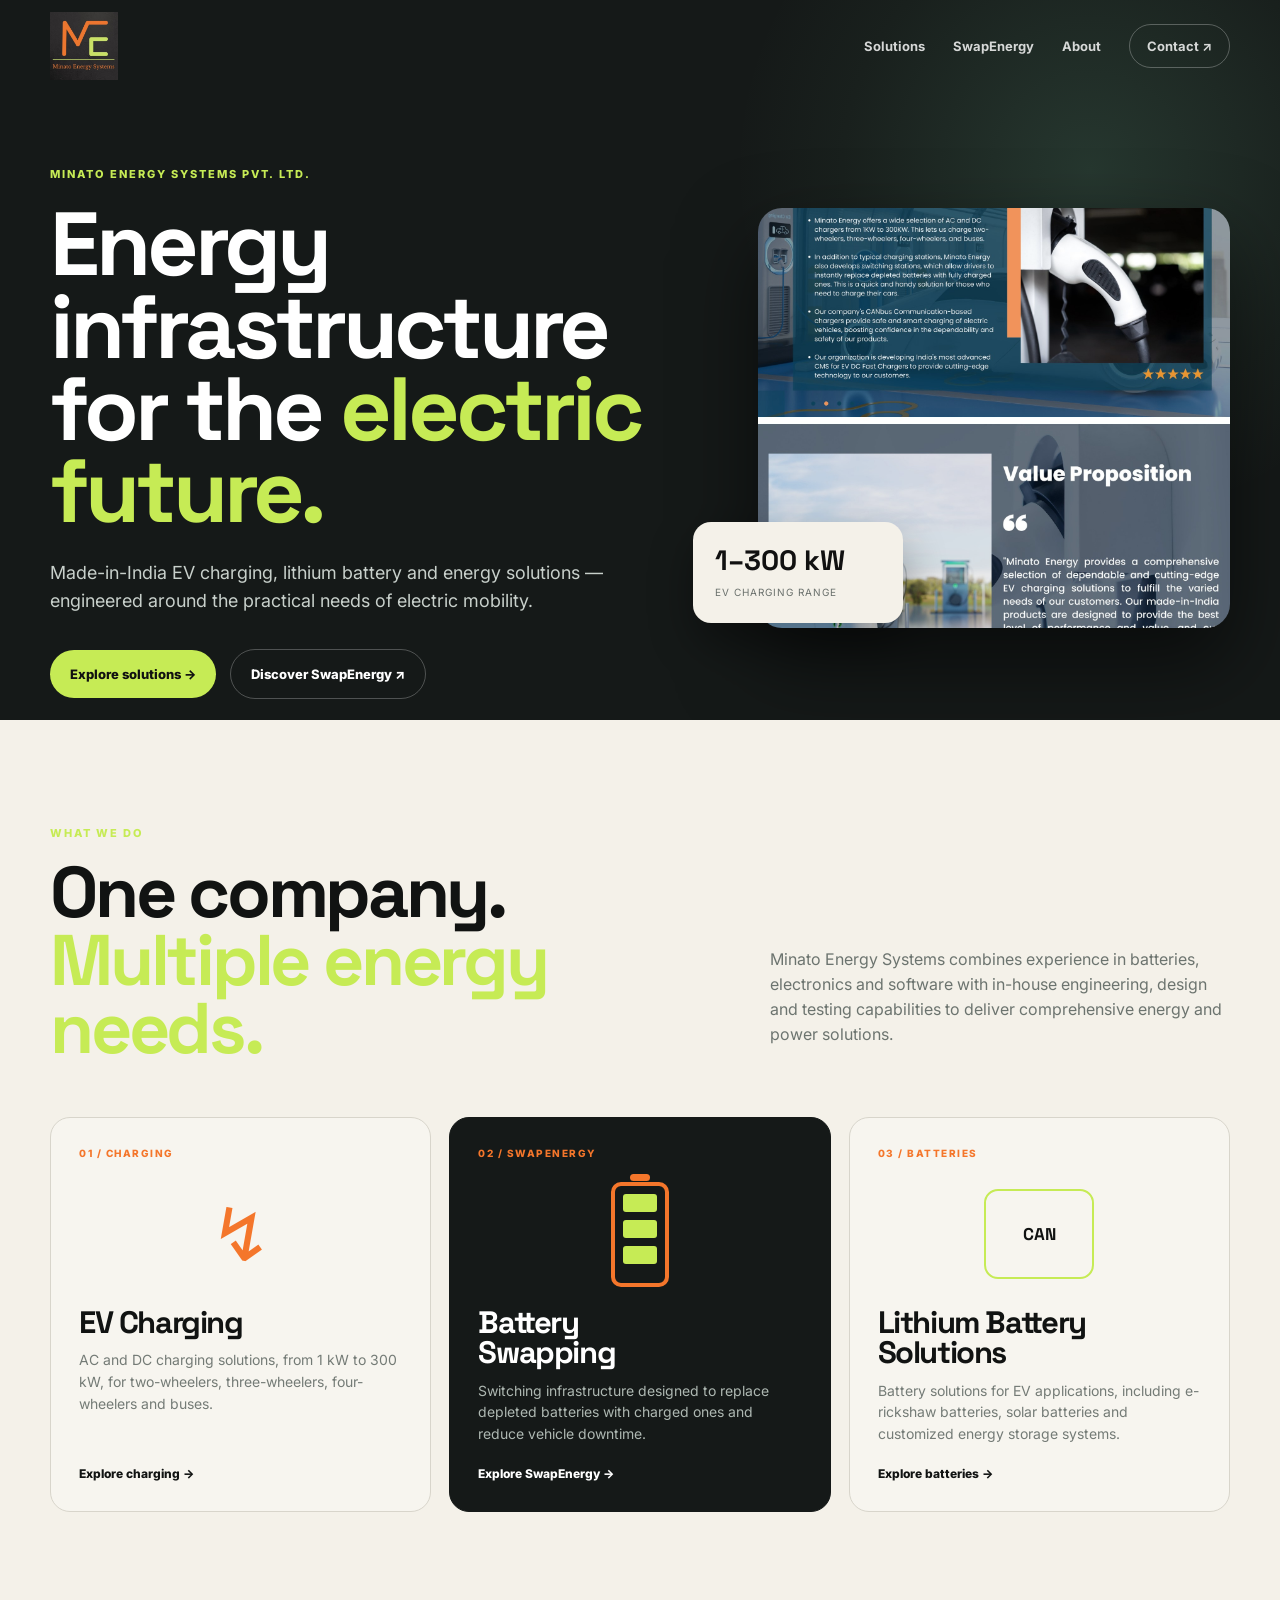
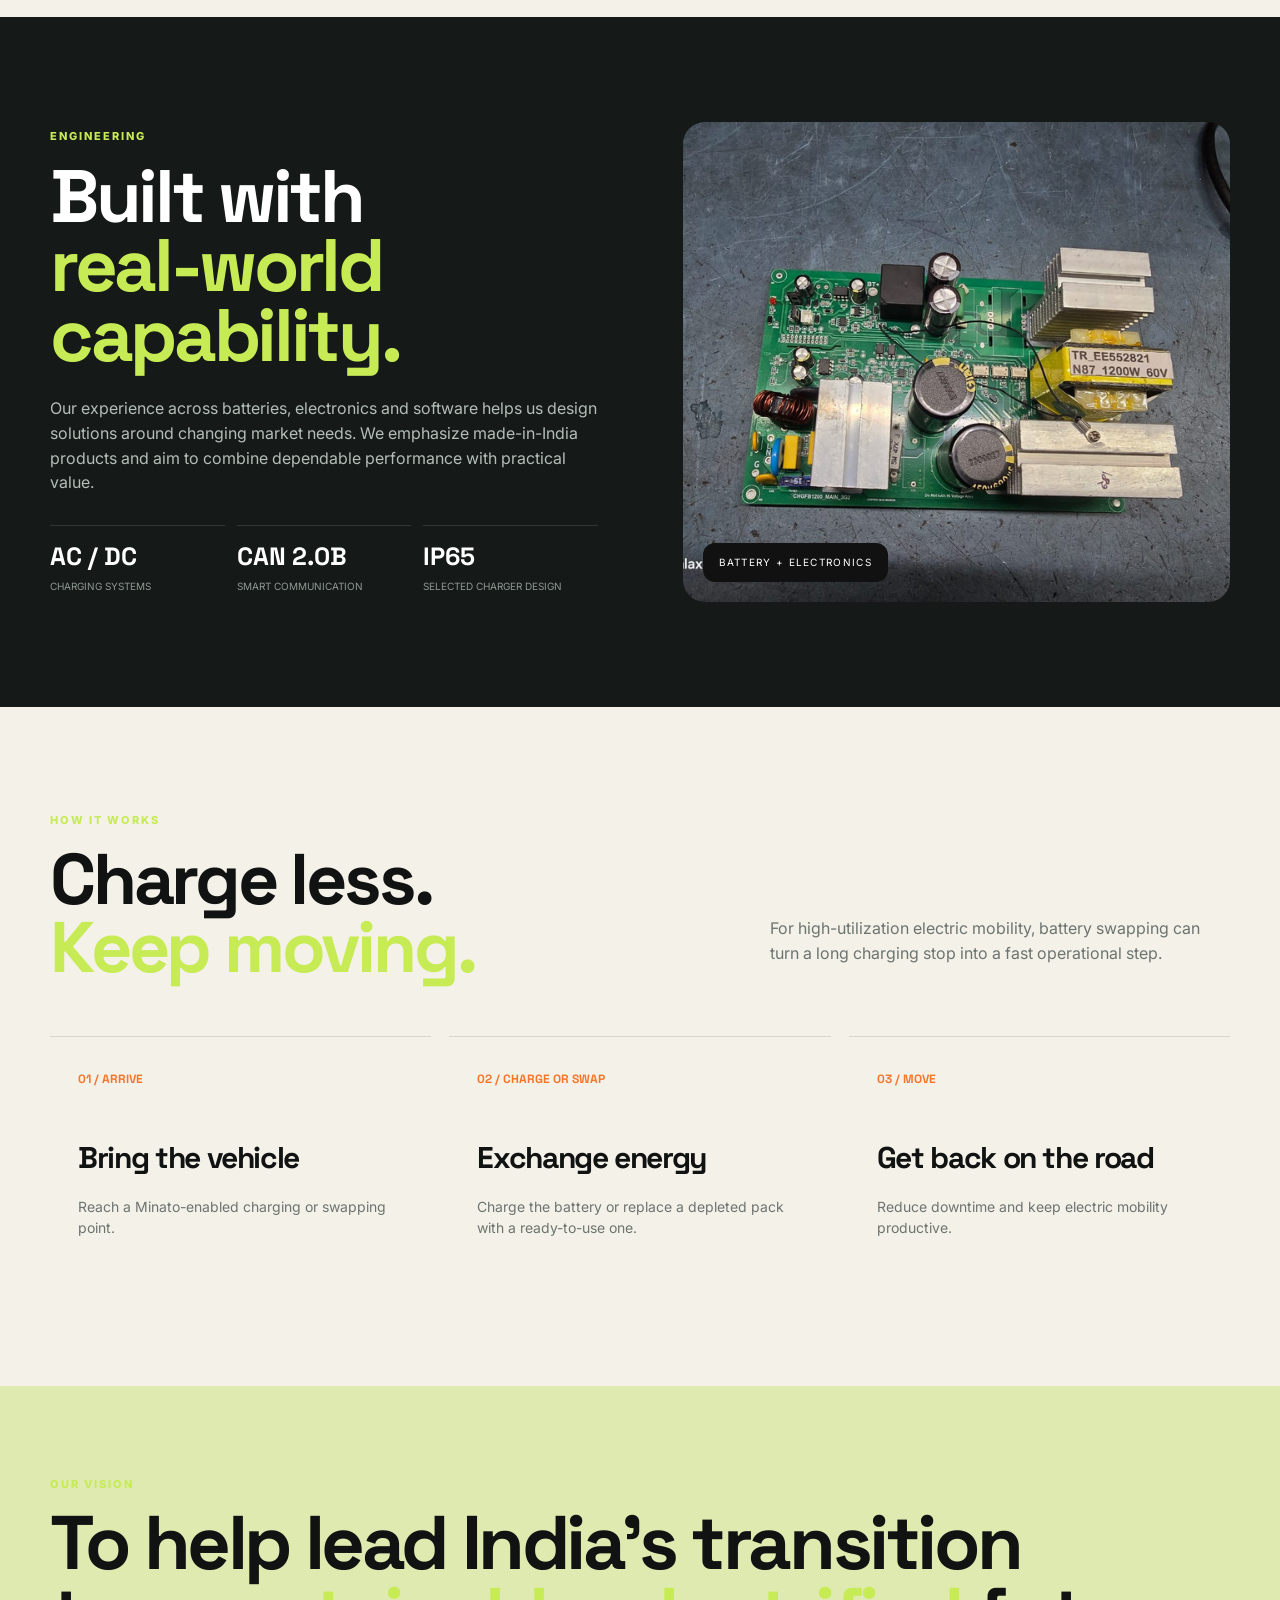
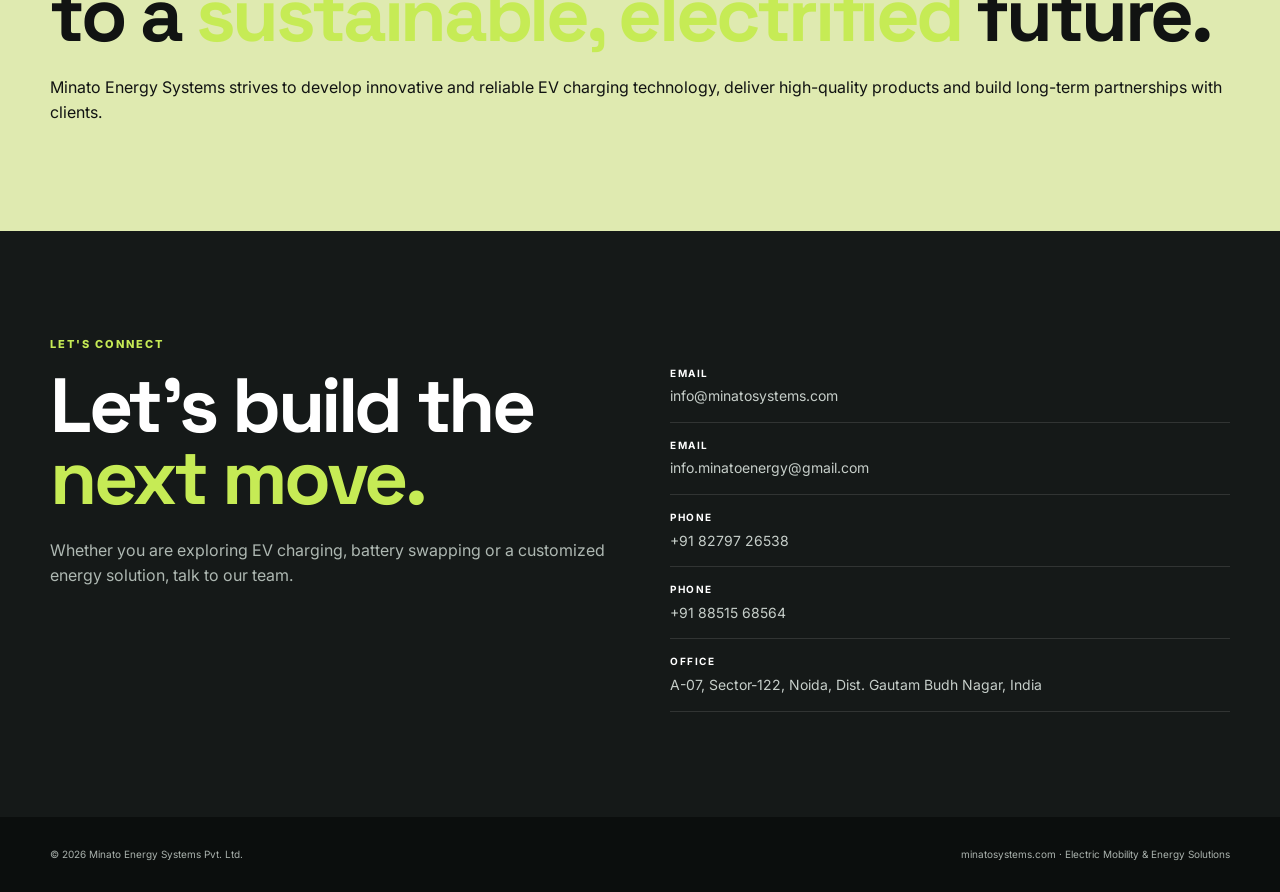
<file: index.html>
<!doctype html><html lang="en"><head><meta charset="utf-8"><meta name="viewport" content="width=device-width,initial-scale=1"><title>Minato Energy Systems | Electric Mobility & Energy Solutions</title><meta name="description" content="Minato Energy Systems manufactures EV chargers, AC/DC charging stations and lithium battery solutions in India, with battery swapping and energy systems capabilities."><link rel="preconnect" href="https://fonts.googleapis.com"><link rel="preconnect" href="https://fonts.gstatic.com" crossorigin><link href="https://fonts.googleapis.com/css2?family=Inter:wght@400;500;600;700;800&family=Space+Grotesk:wght@500;600;700&display=swap" rel="stylesheet"><link rel="stylesheet" href="styles.css"><link rel="icon" type="image/png" href="assets/logo.jpg"></head><body>
<header class="site-header"><nav class="nav container"><a href="index.html"><img class="logo" src="assets/logo.jpg" alt="Minato Energy Systems"></a><button class="menu" aria-label="Menu">☰</button><div class="links"><a href="solutions.html">Solutions</a><a href="swapenergy.html">SwapEnergy</a><a href="about.html">About</a><a href="#contact" class="nav-btn">Contact ↗</a></div></nav></header>
<section class="hero"><div class="container hero-inner"><div class="hero-copy reveal"><div class="eyebrow">MINATO ENERGY SYSTEMS PVT. LTD.</div><h1>Energy infrastructure for the <em>electric future.</em></h1><p>Made-in-India EV charging, lithium battery and energy solutions — engineered around the practical needs of electric mobility.</p><div class="actions"><a class="btn btn-green" href="solutions.html">Explore solutions →</a><a class="btn btn-outline" href="swapenergy.html">Discover SwapEnergy ↗</a></div></div><div class="hero-art reveal"><img class="hero-photo" src="assets/ev-solutions.jpg" alt="Minato Energy EV solutions"><div class="hero-badge"><strong>1–300 kW</strong><span>EV CHARGING RANGE</span></div></div></div></section>
<section class="section"><div class="container"><div class="section-head"><div><div class="kicker">WHAT WE DO</div><h2>One company.<br><em>Multiple energy needs.</em></h2></div><p>Minato Energy Systems combines experience in batteries, electronics and software with in-house engineering, design and testing capabilities to deliver comprehensive energy and power solutions.</p></div><div class="grid3"><article class="card"><div class="card-number">01 / CHARGING</div><div class="icon-box"><div class="plug">↯</div></div><h3>EV Charging</h3><p>AC and DC charging solutions, from 1 kW to 300 kW, for two-wheelers, three-wheelers, four-wheelers and buses.</p><a href="solutions.html">Explore charging →</a></article><article class="card accent"><div class="card-number">02 / SWAPENERGY</div><div class="icon-box"><div class="battery-icon"><i></i><i></i><i></i></div></div><h3>Battery<br>Swapping</h3><p>Switching infrastructure designed to replace depleted batteries with charged ones and reduce vehicle downtime.</p><a href="swapenergy.html">Explore SwapEnergy →</a></article><article class="card"><div class="card-number">03 / BATTERIES</div><div class="icon-box"><div class="chip"></div></div><h3>Lithium Battery<br>Solutions</h3><p>Battery solutions for EV applications, including e-rickshaw batteries, solar batteries and customized energy storage systems.</p><a href="solutions.html#batteries">Explore batteries →</a></article></div></div></section>
<section class="section dark-section"><div class="container split"><div><div class="kicker">ENGINEERING</div><h2>Built with<br><em>real-world capability.</em></h2><p>Our experience across batteries, electronics and software helps us design solutions around changing market needs. We emphasize made-in-India products and aim to combine dependable performance with practical value.</p><div class="specs"><div class="spec"><strong>AC / DC</strong><span>CHARGING SYSTEMS</span></div><div class="spec"><strong>CAN 2.0B</strong><span>SMART COMMUNICATION</span></div><div class="spec"><strong>IP65</strong><span>SELECTED CHARGER DESIGN</span></div></div></div><div class="image-frame"><img src="assets/deck-p8-1.jpeg" alt="Minato Energy electronics and charger development"><div class="label">BATTERY + ELECTRONICS</div></div></div></section>
<section class="section"><div class="container"><div class="section-head"><div><div class="kicker">HOW IT WORKS</div><h2>Charge less.<br><em>Keep moving.</em></h2></div><p>For high-utilization electric mobility, battery swapping can turn a long charging stop into a fast operational step.</p></div><div class="steps"><div class="step"><b>01 / ARRIVE</b><h3>Bring the vehicle</h3><p>Reach a Minato-enabled charging or swapping point.</p></div><div class="step"><b>02 / CHARGE OR SWAP</b><h3>Exchange energy</h3><p>Charge the battery or replace a depleted pack with a ready-to-use one.</p></div><div class="step"><b>03 / MOVE</b><h3>Get back on the road</h3><p>Reduce downtime and keep electric mobility productive.</p></div></div></div></section>
<section class="band"><div class="container"><div class="kicker">OUR VISION</div><h2>To help lead India's transition<br>to a <em>sustainable, electrified</em> future.</h2><p>Minato Energy Systems strives to develop innovative and reliable EV charging technology, deliver high-quality products and build long-term partnerships with clients.</p></div></section>
<section id="contact" class="section contact"><div class="container contact-grid"><div><div class="kicker">LET'S CONNECT</div><h2>Let's build the<br><em>next move.</em></h2><p class="address">Whether you are exploring EV charging, battery swapping or a customized energy solution, talk to our team.</p></div><div class="contact-list"><a href="mailto:info@minatosystems.com"><strong>EMAIL</strong>info@minatosystems.com</a><a href="mailto:info.minatoenergy@gmail.com"><strong>EMAIL</strong>info.minatoenergy@gmail.com</a><a href="tel:+918279726538"><strong>PHONE</strong>+91 82797 26538</a><a href="tel:+918851568564"><strong>PHONE</strong>+91 88515 68564</a><div><strong>OFFICE</strong>A-07, Sector-122, Noida, Dist. Gautam Budh Nagar, India</div></div></div></section>
<footer class="footer"><div class="container footer-inner"><span>© 2026 Minato Energy Systems Pvt. Ltd.</span><span>minatosystems.com · Electric Mobility & Energy Solutions</span></div></footer><script src="script.js"></script></body></html>
</file>
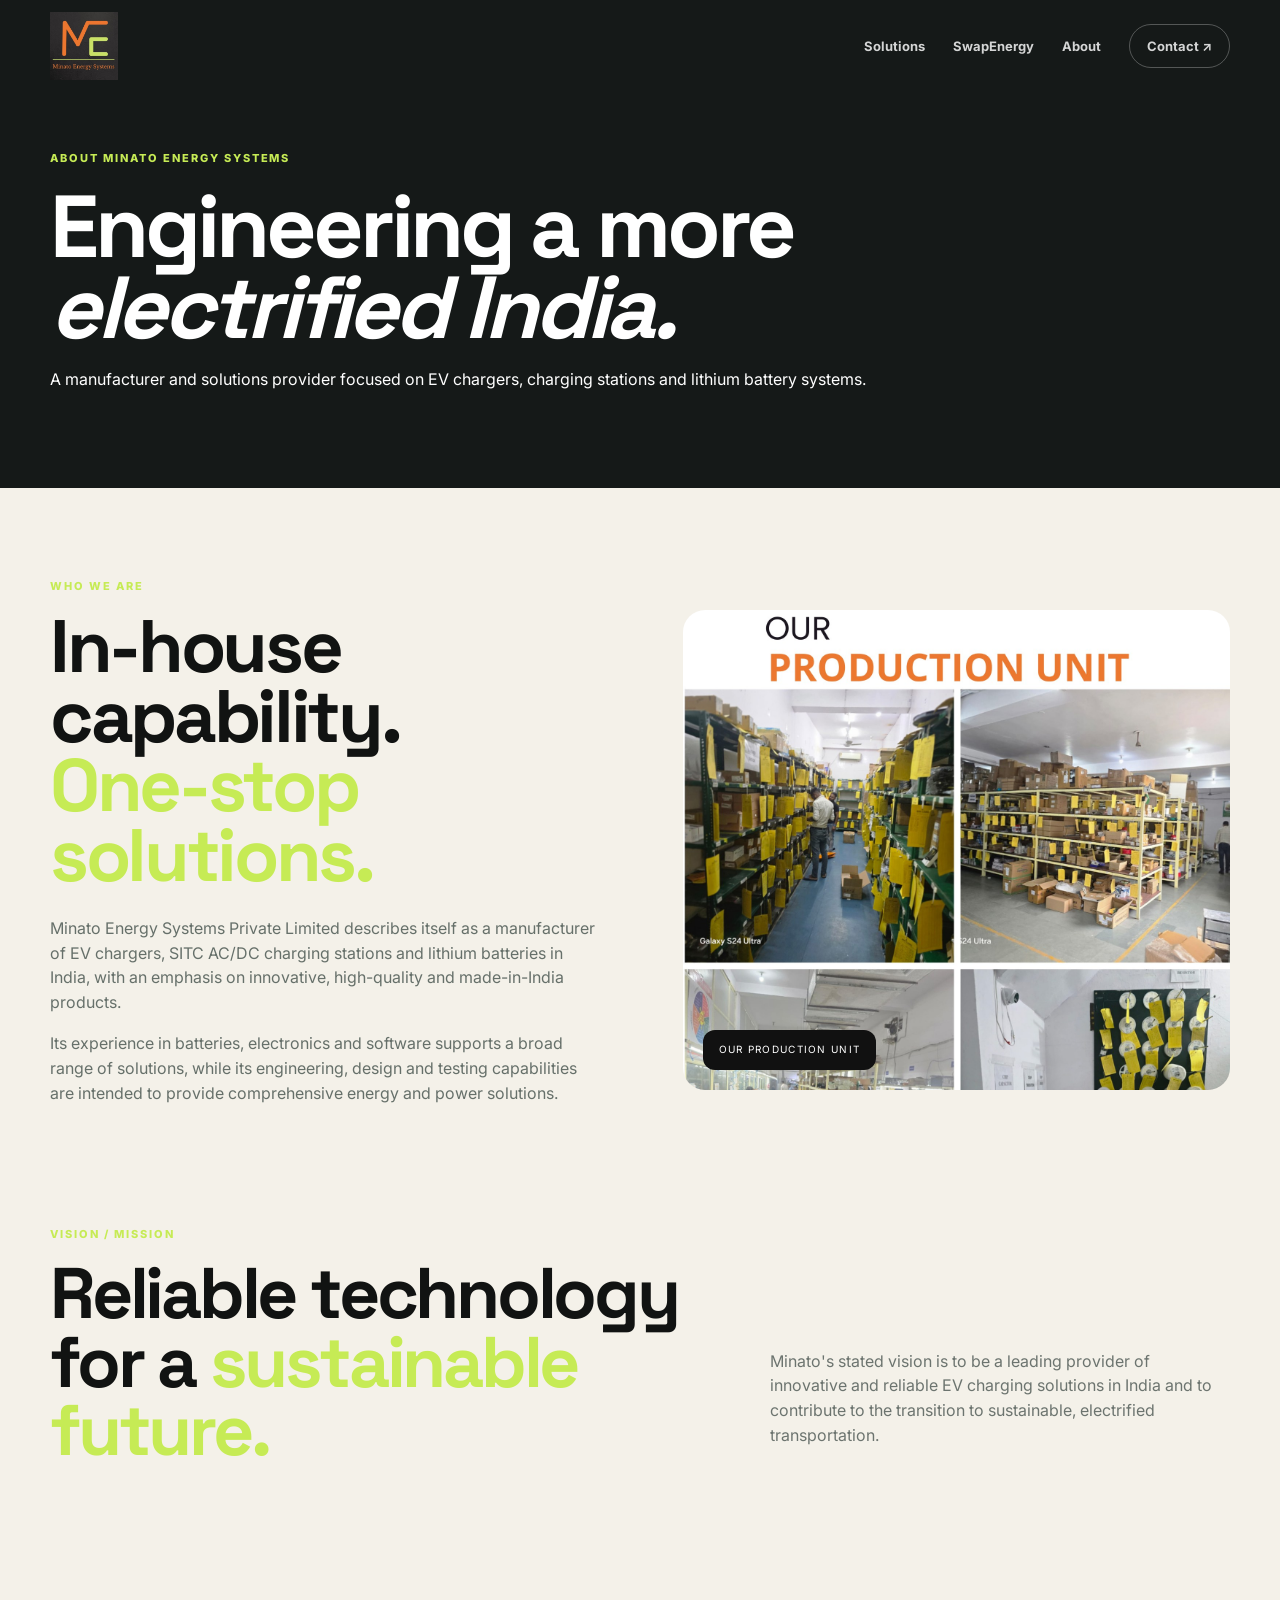
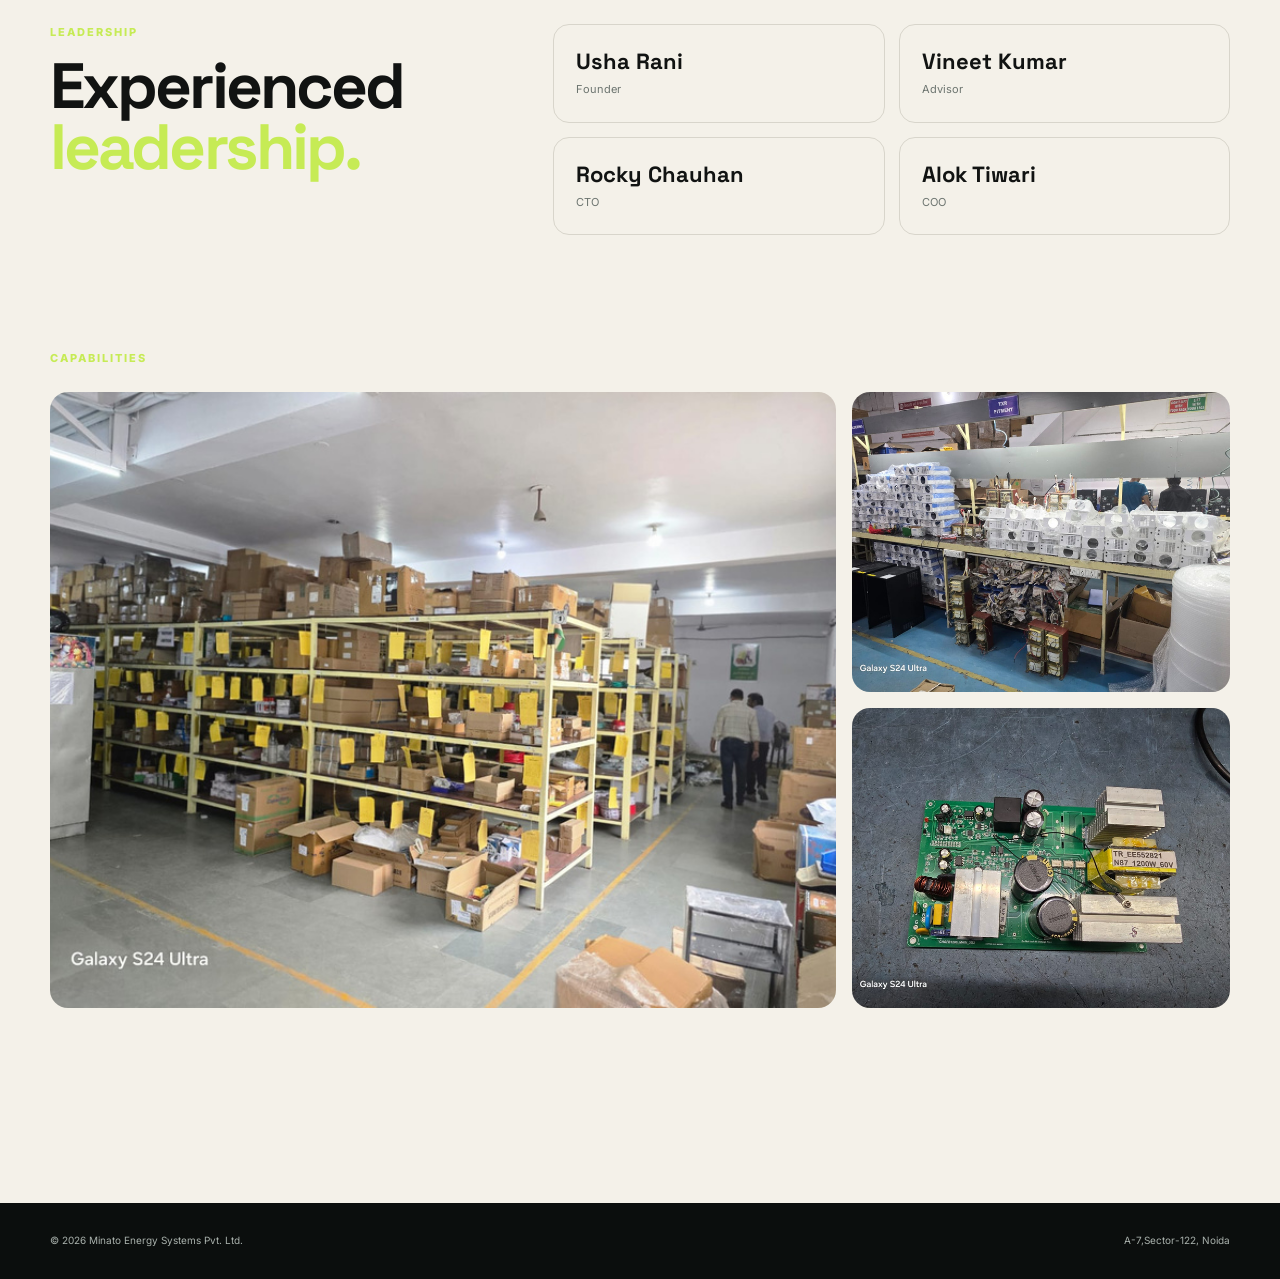
<file: about.html>
<!doctype html><html lang="en"><head><meta charset="utf-8"><meta name="viewport" content="width=device-width,initial-scale=1"><title>About | Minato Energy Systems</title><link rel="preconnect" href="https://fonts.googleapis.com"><link rel="preconnect" href="https://fonts.gstatic.com" crossorigin><link href="https://fonts.googleapis.com/css2?family=Inter:wght@400;500;600;700;800&family=Space+Grotesk:wght@500;600;700&display=swap" rel="stylesheet"><link rel="stylesheet" href="styles.css"><link rel="icon" type="image/png" href="assets/logo.jpg"></head><body><header class="site-header"><nav class="nav container"><a href="index.html"><img class="logo" src="assets/logo.jpg" alt="Minato Energy Systems"></a><button class="menu">☰</button><div class="links"><a href="solutions.html">Solutions</a><a href="swapenergy.html">SwapEnergy</a><a href="about.html">About</a><a href="index.html#contact" class="nav-btn">Contact ↗</a></div></nav></header>
<section class="subnav"><div class="container"><div class="kicker">ABOUT MINATO ENERGY SYSTEMS</div><h1>Engineering a more<br><em>electrified India.</em></h1><p>A manufacturer and solutions provider focused on EV chargers, charging stations and lithium battery systems.</p></div></section>
<main class="page-main"><div class="container"><div class="split"><div><div class="kicker">WHO WE ARE</div><h2>In-house capability.<br><em>One-stop solutions.</em></h2><p>Minato Energy Systems Private Limited describes itself as a manufacturer of EV chargers, SITC AC/DC charging stations and lithium batteries in India, with an emphasis on innovative, high-quality and made-in-India products.</p><p>Its experience in batteries, electronics and software supports a broad range of solutions, while its engineering, design and testing capabilities are intended to provide comprehensive energy and power solutions.</p></div><div class="image-frame"><img src="assets/production-unit.jpg" alt="Minato Energy production unit"><div class="label">OUR PRODUCTION UNIT</div></div></div>
<section class="section"><div class="section-head"><div><div class="kicker">VISION / MISSION</div><h2>Reliable technology for a <em>sustainable future.</em></h2></div><p>Minato's stated vision is to be a leading provider of innovative and reliable EV charging solutions in India and to contribute to the transition to sustainable, electrified transportation.</p></div></section>
<section class="section" style="padding-top:0"><div class="team"><div><div class="kicker">LEADERSHIP</div><h2 style="font-size:clamp(44px,5vw,64px);line-height:.95;margin-top:15px">Experienced<br><em>leadership.</em></h2></div><div class="people"><div class="person"><strong>Usha Rani</strong><span>Founder</span></div><div class="person"><strong>Vineet Kumar</strong><span>Advisor</span></div><div class="person"><strong>Rocky Chauhan</strong><span>CTO</span></div><div class="person"><strong>Alok Tiwari</strong><span>COO</span></div></div></div></section>
<section class="section" style="padding-top:10px"><div class="kicker">CAPABILITIES</div><div class="gallery" style="margin-top:25px"><img class="tall" src="assets/deck-p6-2.jpeg" alt="Minato Energy facility"><div><img src="assets/deck-p7-1.jpeg" alt="Minato Energy assembly and electronics"><img src="assets/deck-p8-1.jpeg" alt="Minato Energy electronics" style="margin-top:16px"></div></div></section></div></main><footer class="footer"><div class="container footer-inner"><span>© 2026 Minato Energy Systems Pvt. Ltd.</span><span>A-7,Sector-122, Noida</span></div></footer><script src="script.js"></script></body></html>
</file>
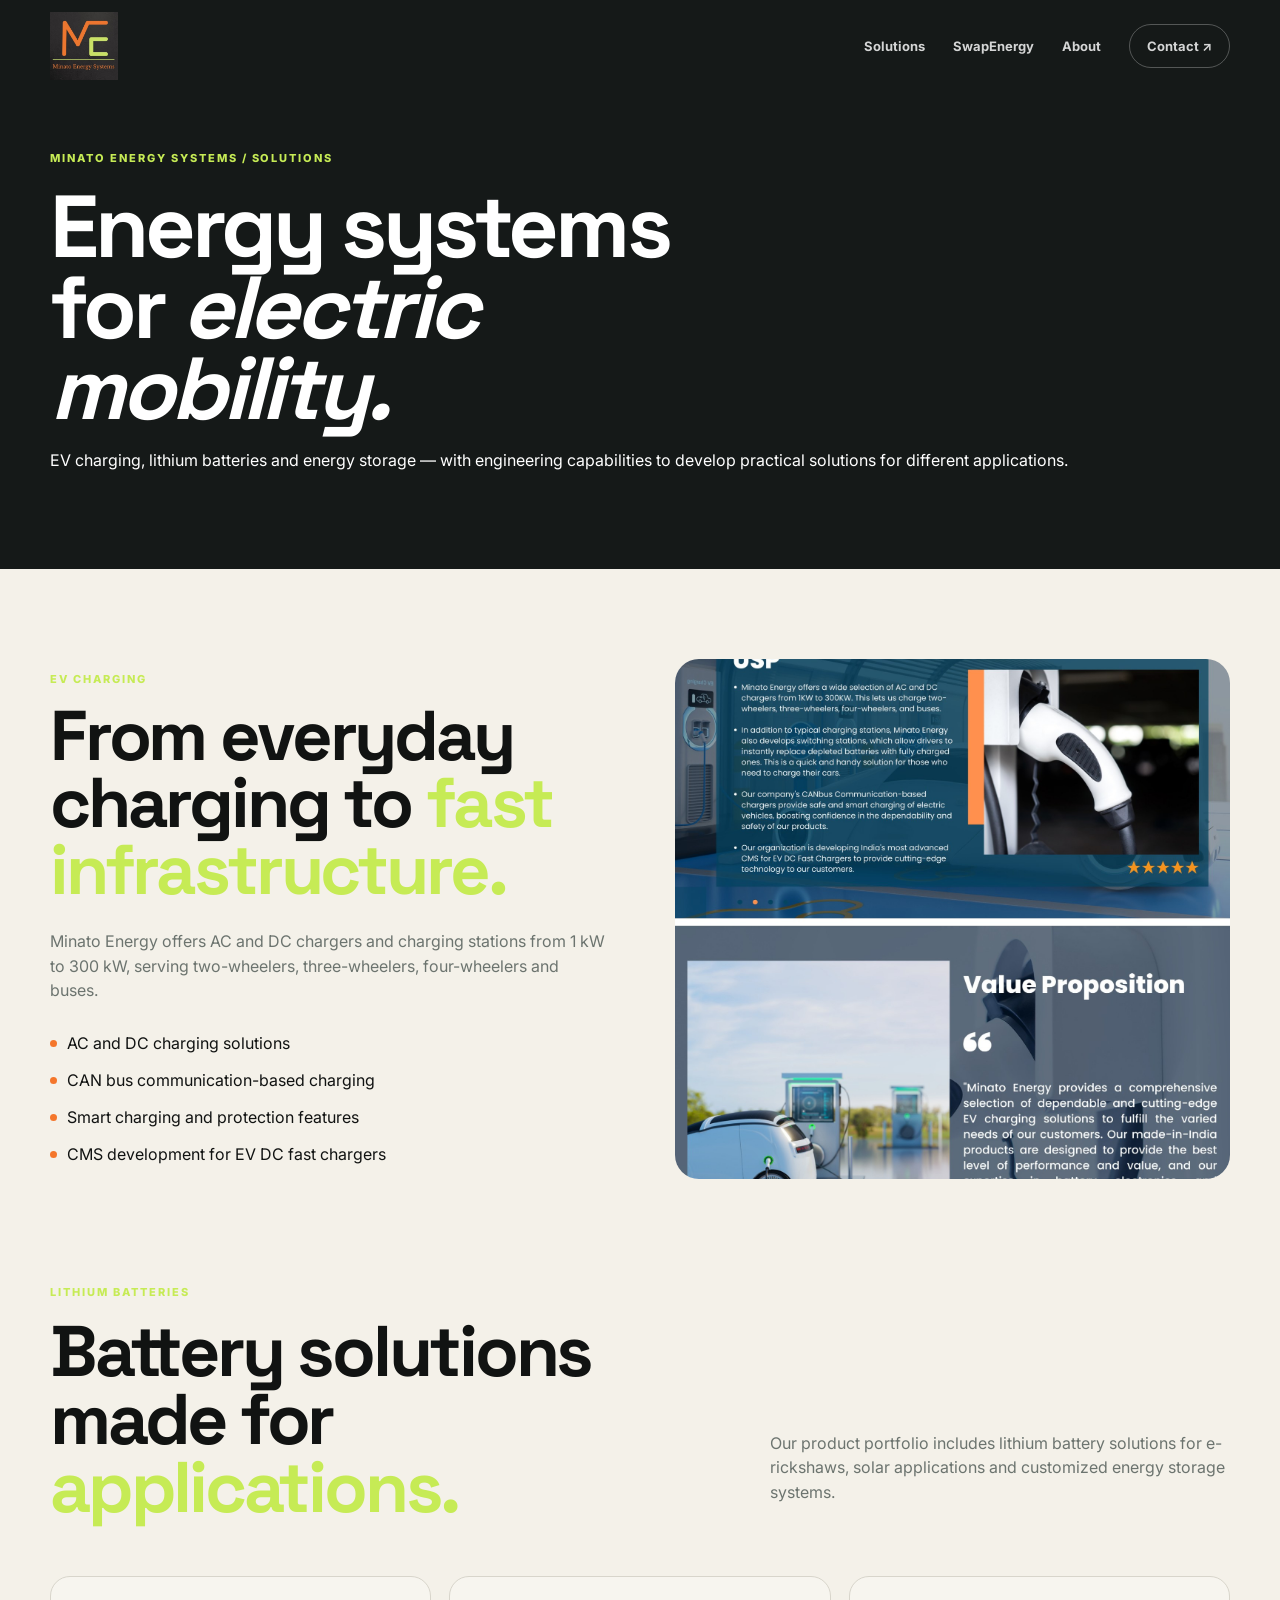
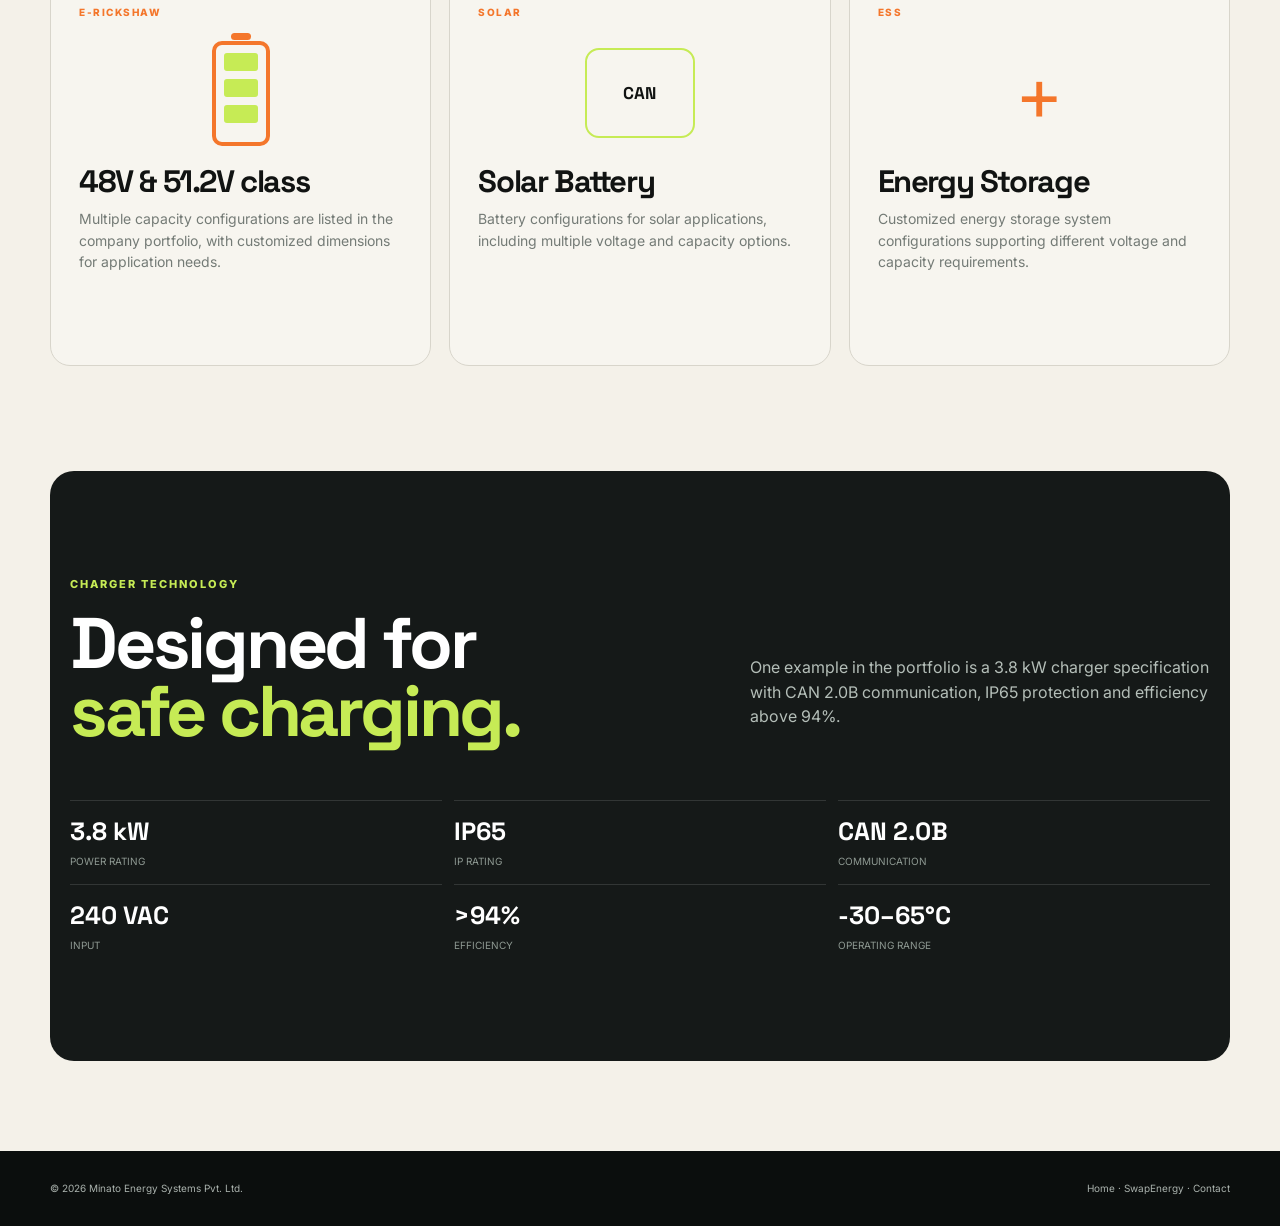
<file: solutions.html>
<!doctype html><html lang="en"><head><meta charset="utf-8"><meta name="viewport" content="width=device-width,initial-scale=1"><title>Solutions | Minato Energy Systems</title><link rel="preconnect" href="https://fonts.googleapis.com"><link rel="preconnect" href="https://fonts.gstatic.com" crossorigin><link href="https://fonts.googleapis.com/css2?family=Inter:wght@400;500;600;700;800&family=Space+Grotesk:wght@500;600;700&display=swap" rel="stylesheet"><link rel="stylesheet" href="styles.css"><link rel="icon" type="image/png" href="assets/logo.jpg"></head><body><header class="site-header"><nav class="nav container"><a href="index.html"><img class="logo" src="assets/logo.jpg" alt="Minato Energy Systems"></a><button class="menu">☰</button><div class="links"><a href="solutions.html">Solutions</a><a href="swapenergy.html">SwapEnergy</a><a href="about.html">About</a><a href="index.html#contact" class="nav-btn">Contact ↗</a></div></nav></header>
<section class="subnav"><div class="container"><div class="kicker">MINATO ENERGY SYSTEMS / SOLUTIONS</div><h1>Energy systems<br>for <em>electric mobility.</em></h1><p>EV charging, lithium batteries and energy storage — with engineering capabilities to develop practical solutions for different applications.</p></div></section>
<main class="page-main"><div class="container"><div class="feature-grid"><div><div class="kicker">EV CHARGING</div><h2>From everyday charging to <em>fast infrastructure.</em></h2><p>Minato Energy offers AC and DC chargers and charging stations from 1 kW to 300 kW, serving two-wheelers, three-wheelers, four-wheelers and buses.</p><ul class="bullet-list"><li>AC and DC charging solutions</li><li>CAN bus communication-based charging</li><li>Smart charging and protection features</li><li>CMS development for EV DC fast chargers</li></ul></div><img class="feature-image" src="assets/ev-solutions.jpg" alt="EV charging solutions"></div>
<div class="section" id="batteries"><div class="section-head"><div><div class="kicker">LITHIUM BATTERIES</div><h2>Battery solutions<br>made for <em>applications.</em></h2></div><p>Our product portfolio includes lithium battery solutions for e-rickshaws, solar applications and customized energy storage systems.</p></div><div class="grid3"><article class="card"><div class="card-number">E-RICKSHAW</div><div class="icon-box"><div class="battery-icon"><i></i><i></i><i></i></div></div><h3>48V & 51.2V class</h3><p>Multiple capacity configurations are listed in the company portfolio, with customized dimensions for application needs.</p></article><article class="card"><div class="card-number">SOLAR</div><div class="icon-box"><div class="chip"></div></div><h3>Solar Battery</h3><p>Battery configurations for solar applications, including multiple voltage and capacity options.</p></article><article class="card"><div class="card-number">ESS</div><div class="icon-box"><div class="plug">+</div></div><h3>Energy Storage</h3><p>Customized energy storage system configurations supporting different voltage and capacity requirements.</p></article></div></div>
<div class="dark-section section" style="border-radius:24px"><div class="container"><div class="section-head"><div><div class="kicker">CHARGER TECHNOLOGY</div><h2>Designed for<br><em>safe charging.</em></h2></div><p>One example in the portfolio is a 3.8 kW charger specification with CAN 2.0B communication, IP65 protection and efficiency above 94%.</p></div><div class="specs"><div class="spec"><strong>3.8 kW</strong><span>POWER RATING</span></div><div class="spec"><strong>IP65</strong><span>IP RATING</span></div><div class="spec"><strong>CAN 2.0B</strong><span>COMMUNICATION</span></div><div class="spec"><strong>240 VAC</strong><span>INPUT</span></div><div class="spec"><strong>&gt;94%</strong><span>EFFICIENCY</span></div><div class="spec"><strong>-30–65°C</strong><span>OPERATING RANGE</span></div></div></div></div>
</div></main><footer class="footer"><div class="container footer-inner"><span>© 2026 Minato Energy Systems Pvt. Ltd.</span><span><a href="index.html">Home</a> · <a href="swapenergy.html">SwapEnergy</a> · <a href="index.html#contact">Contact</a></span></div></footer><script src="script.js"></script></body></html>
</file>
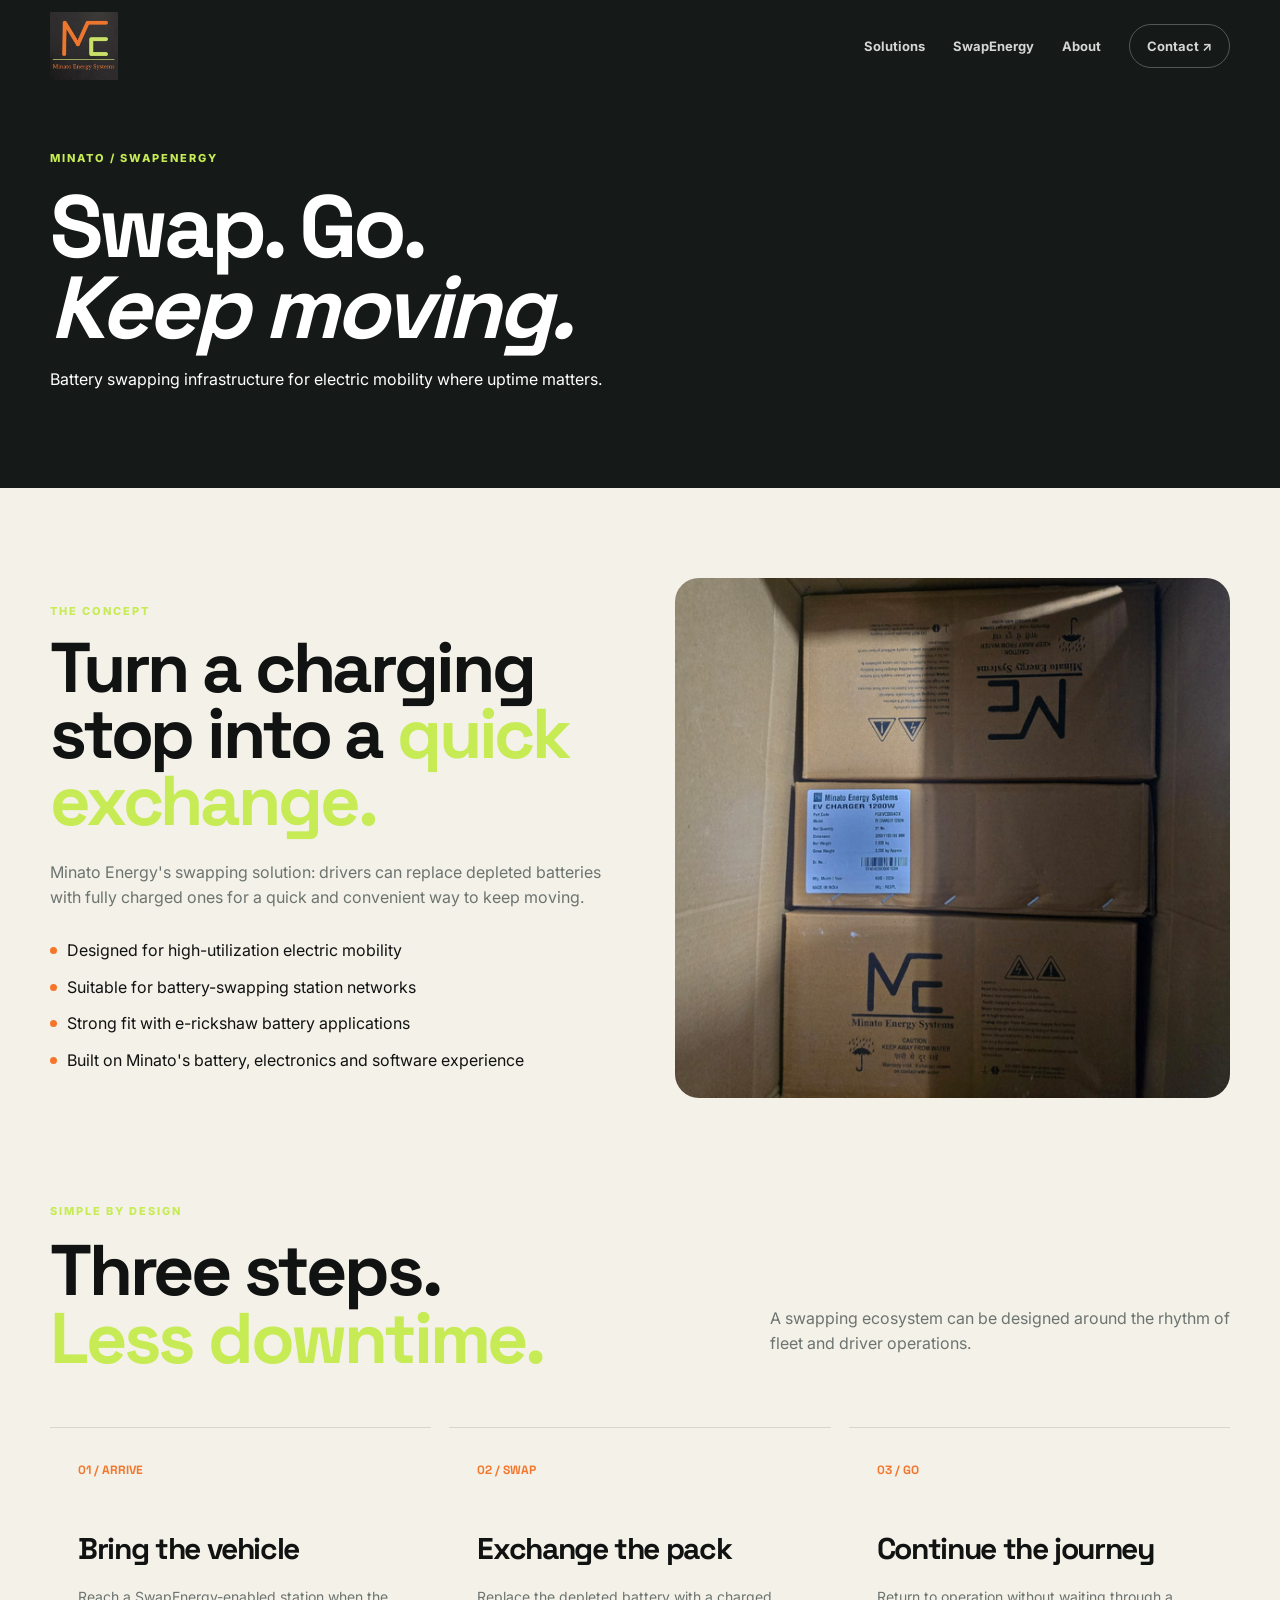
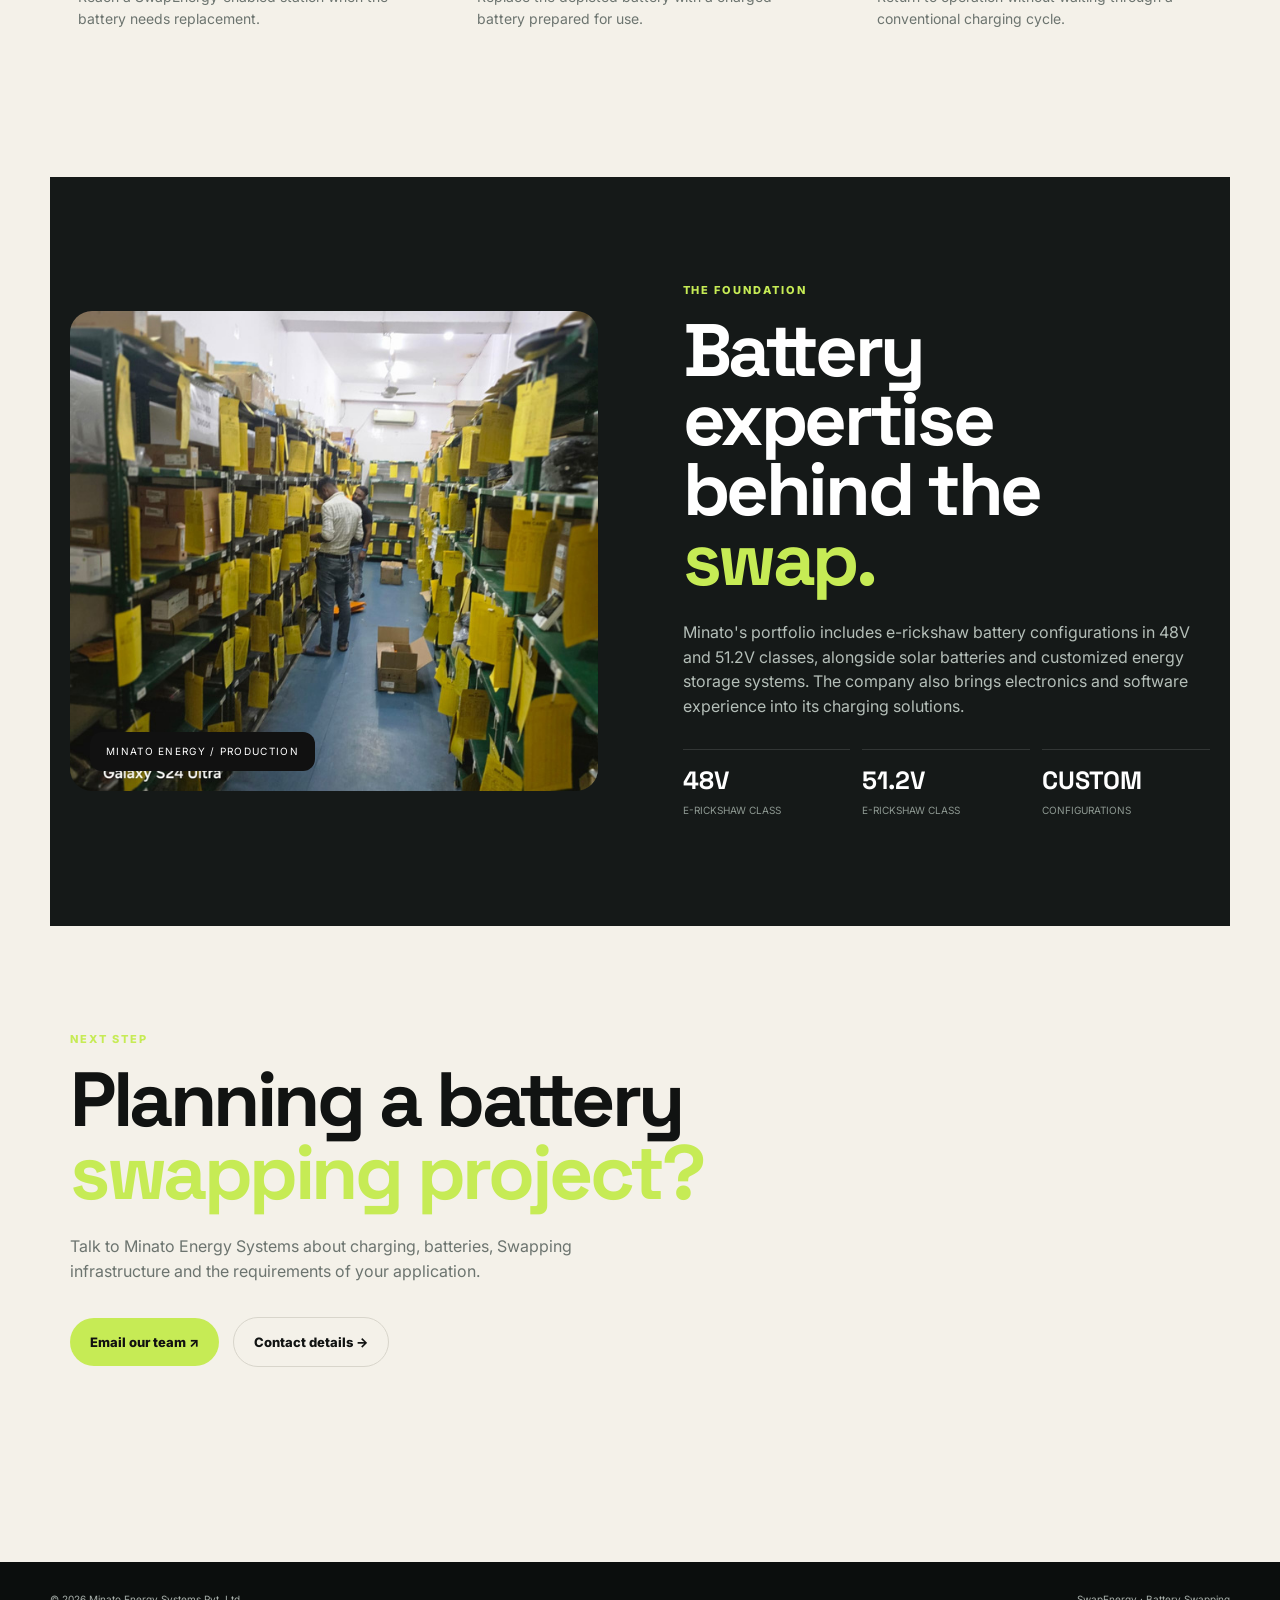
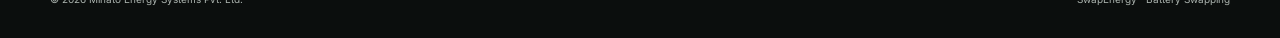
<file: swapenergy.html>
<!doctype html><html lang="en"><head><meta charset="utf-8"><meta name="viewport" content="width=device-width,initial-scale=1"><title>SwapEnergy | Minato Energy Systems</title><meta name="description" content="SwapEnergy by Minato Energy Systems — battery swapping solutions for electric mobility."><link rel="preconnect" href="https://fonts.googleapis.com"><link rel="preconnect" href="https://fonts.gstatic.com" crossorigin><link href="https://fonts.googleapis.com/css2?family=Inter:wght@400;500;600;700;800&family=Space+Grotesk:wght@500;600;700&display=swap" rel="stylesheet"><link rel="stylesheet" href="styles.css"><link rel="icon" type="image/png" href="assets/logo.jpg"></head><body><header class="site-header"><nav class="nav container"><a href="index.html"><img class="logo" src="assets/logo.jpg" alt="Minato Energy Systems"></a><button class="menu">☰</button><div class="links"><a href="solutions.html">Solutions</a><a href="swapenergy.html">SwapEnergy</a><a href="about.html">About</a><a href="index.html#contact" class="nav-btn">Contact ↗</a></div></nav></header>
<section class="subnav"><div class="container"><div class="kicker">MINATO / SWAPENERGY</div><h1>Swap. Go.<br><em>Keep moving.</em></h1><p>Battery swapping infrastructure for electric mobility where uptime matters.</p></div></section>
<main class="page-main"><div class="container"><div class="feature-grid"><div><div class="kicker">THE CONCEPT</div><h2>Turn a charging stop into a <em>quick exchange.</em></h2><p>Minato Energy's swapping solution: drivers can replace depleted batteries with fully charged ones for a quick and convenient way to keep moving.</p><ul class="bullet-list"><li>Designed for high-utilization electric mobility</li><li>Suitable for battery-swapping station networks</li><li>Strong fit with e-rickshaw battery applications</li><li>Built on Minato's battery, electronics and software experience</li></ul></div><img class="feature-image" src="assets/deck-p7-2.jpeg" alt="Minato Energy production and battery systems"></div>
<section class="section"><div class="section-head"><div><div class="kicker">SIMPLE BY DESIGN</div><h2>Three steps.<br><em>Less downtime.</em></h2></div><p>A swapping ecosystem can be designed around the rhythm of fleet and driver operations.</p></div><div class="steps"><div class="step"><b>01 / ARRIVE</b><h3>Bring the vehicle</h3><p>Reach a SwapEnergy-enabled station when the battery needs replacement.</p></div><div class="step"><b>02 / SWAP</b><h3>Exchange the pack</h3><p>Replace the depleted battery with a charged battery prepared for use.</p></div><div class="step"><b>03 / GO</b><h3>Continue the journey</h3><p>Return to operation without waiting through a conventional charging cycle.</p></div></div></section>
<section class="dark-section section"><div class="container split"><div class="image-frame"><img src="assets/deck-p6-1.jpeg" alt="Minato Energy production unit"><div class="label">MINATO ENERGY / PRODUCTION</div></div><div><div class="kicker">THE FOUNDATION</div><h2>Battery expertise behind the <em>swap.</em></h2><p>Minato's portfolio includes e-rickshaw battery configurations in 48V and 51.2V classes, alongside solar batteries and customized energy storage systems. The company also brings electronics and software experience into its charging solutions.</p><div class="specs"><div class="spec"><strong>48V</strong><span>E-RICKSHAW CLASS</span></div><div class="spec"><strong>51.2V</strong><span>E-RICKSHAW CLASS</span></div><div class="spec"><strong>CUSTOM</strong><span>CONFIGURATIONS</span></div></div></div></div></section>
<section class="section"><div class="container"><div class="kicker">NEXT STEP</div><h2 style="font-size:clamp(45px,6vw,78px);line-height:.95;margin:15px 0 25px">Planning a battery<br><em>swapping project?</em></h2><p style="max-width:600px;color:var(--muted)">Talk to Minato Energy Systems about charging, batteries, Swapping infrastructure and the requirements of your application.</p><div class="actions"><a class="btn btn-green" href="mailto:info@minatosystems.com">Email our team ↗</a><a class="btn" style="border:1px solid var(--line)" href="index.html#contact">Contact details →</a></div></div></section>
</div></main><footer class="footer"><div class="container footer-inner"><span>© 2026 Minato Energy Systems Pvt. Ltd.</span><span>SwapEnergy · Battery Swapping</span></div></footer><script src="script.js"></script></body></html>
</file>
<file: styles.css>
:root{--ink:#111312;--paper:#f4f1e9;--green:#c6eb55;--orange:#f4762b;--muted:#6c746f;--line:#d8d5cb;--dark:#151918;--dark2:#1d2421}
*{box-sizing:border-box}html{scroll-behavior:smooth}body{margin:0;font-family:Inter,Arial,sans-serif;background:var(--paper);color:var(--ink);line-height:1.55}a{text-decoration:none;color:inherit}img{max-width:100%;display:block}.container{width:min(1180px,calc(100% - 40px));margin:auto}.site-header{position:absolute;top:0;left:0;width:100%;z-index:20;color:#fff}.nav{height:92px;display:flex;align-items:center;justify-content:space-between}.logo{width:190px;height:68px;object-fit:contain;object-position:left center;mix-blend-mode:screen}.links{display:flex;gap:28px;align-items:center;font-size:13px;font-weight:700}.links a{opacity:.82}.links a:hover{opacity:1}.nav-btn{border:1px solid #ffffff55;padding:11px 17px;border-radius:30px}.menu{display:none;background:none;border:0;color:#fff;font-size:26px}.hero{min-height:720px;background:var(--dark);color:#fff;position:relative;overflow:hidden}.hero:before{content:"";position:absolute;width:700px;height:700px;border-radius:50%;background:radial-gradient(circle,#26372f 0,#19201d 50%,transparent 72%);right:-160px;top:-180px}.hero-inner{min-height:720px;padding-top:145px;display:grid;grid-template-columns:1.05fr .95fr;gap:50px;align-items:center}.eyebrow,.kicker{font-size:11px;letter-spacing:.18em;font-weight:800;color:var(--green)}h1,h2,h3{font-family:"Space Grotesk",Inter,Arial,sans-serif;letter-spacing:-.045em}h1{font-size:clamp(56px,7vw,94px);line-height:.92;margin:20px 0 26px;max-width:760px}.hero h1 em,h2 em{font-style:normal;color:var(--green)}.hero-copy p{font-size:18px;color:#c8d0cb;max-width:590px}.actions{display:flex;gap:14px;align-items:center;margin-top:34px}.btn{display:inline-flex;align-items:center;gap:22px;padding:14px 20px;border-radius:30px;font-size:13px;font-weight:800}.btn-green{background:var(--green);color:#111}.btn-outline{border:1px solid #ffffff40;color:#fff}.hero-art{position:relative;min-height:470px}.hero-photo{position:absolute;right:0;top:10px;width:88%;height:420px;object-fit:cover;border-radius:24px;filter:saturate(.85);box-shadow:0 35px 80px #0008}.hero-badge{position:absolute;left:0;bottom:45px;background:#f4f1e9;color:#111;padding:20px 22px;border-radius:18px;width:210px;box-shadow:0 20px 45px #0005}.hero-badge strong{display:block;font:700 28px "Space Grotesk"}.hero-badge span{font-size:10px;letter-spacing:.1em;color:#6b716d}.section{padding:105px 0}.section-head{display:flex;justify-content:space-between;gap:40px;align-items:end;margin-bottom:55px}.section-head h2{font-size:clamp(45px,5.6vw,72px);line-height:.95;margin:16px 0 0}.section-head p{max-width:460px;color:var(--muted)}.grid3{display:grid;grid-template-columns:repeat(3,1fr);gap:18px}.card{border:1px solid var(--line);border-radius:20px;padding:28px;min-height:390px;display:flex;flex-direction:column;overflow:hidden;background:#f7f5ef;transition:.3s}.card:hover{transform:translateY(-6px);box-shadow:0 20px 45px #171a1512}.card.accent{background:var(--dark);color:#fff;border-color:var(--dark)}.card-number{font-size:10px;letter-spacing:.15em;color:var(--orange);font-weight:800}.icon-box{height:145px;display:grid;place-items:center}.battery-icon{width:58px;height:105px;border:4px solid var(--orange);border-radius:10px;position:relative}.battery-icon:before{content:"";position:absolute;left:15px;right:15px;top:-12px;height:7px;background:var(--orange);border-radius:5px}.battery-icon i{display:block;height:18px;background:var(--green);margin:8px;border-radius:3px}.plug{font-size:74px;color:var(--orange);line-height:1}.chip{width:110px;height:90px;border:2px solid var(--green);border-radius:14px;position:relative}.chip:after{content:"CAN";position:absolute;inset:0;display:grid;place-items:center;font:800 17px "Space Grotesk"}.card h3{font-size:31px;line-height:.98;margin:0 0 12px}.card p{font-size:14px;color:#747b76;margin:0 0 20px}.accent p{color:#aeb8b2}.card a{margin-top:auto;font-weight:800;font-size:12px}.dark-section{background:var(--dark);color:#fff}.dark-section .kicker{color:var(--green)}.split{display:grid;grid-template-columns:1fr 1fr;gap:85px;align-items:center}.split h2{font-size:clamp(48px,5.8vw,76px);line-height:.94;margin:17px 0 25px}.split p{color:#66706a;max-width:560px}.dark-section p{color:#b4beb8}.image-frame{position:relative}.image-frame img{width:100%;height:480px;object-fit:cover;border-radius:22px}.image-frame .label{position:absolute;bottom:20px;left:20px;background:#111;color:#fff;padding:12px 16px;border-radius:12px;font-size:10px;letter-spacing:.13em}.specs{display:grid;grid-template-columns:repeat(3,1fr);gap:12px;margin-top:30px}.spec{border-top:1px solid #ffffff20;padding-top:14px}.spec strong{display:block;font:700 25px "Space Grotesk"}.spec span{font-size:10px;color:#8e9992}.steps{display:grid;grid-template-columns:repeat(3,1fr);gap:18px}.step{padding:28px;border-top:1px solid var(--line)}.step b{font:700 12px "Space Grotesk";color:var(--orange)}.step h3{font-size:30px;margin:45px 0 10px}.step p{color:var(--muted);font-size:14px}.band{background:#dfeab0;padding:90px 0}.band h2{font-size:clamp(45px,6vw,76px);line-height:.94;margin:14px 0 25px}.team{display:grid;grid-template-columns:1fr 1.6fr;gap:80px}.people{display:grid;grid-template-columns:repeat(2,1fr);gap:14px}.person{border:1px solid var(--line);border-radius:16px;padding:22px}.person strong{font:700 22px "Space Grotesk";display:block}.person span{font-size:11px;color:var(--muted)}.gallery{display:grid;grid-template-columns:1.35fr .65fr;gap:16px}.gallery img{width:100%;height:300px;object-fit:cover;border-radius:18px}.gallery .tall{height:616px}.contact{background:var(--dark);color:#fff}.contact-grid{display:grid;grid-template-columns:1fr 1fr;gap:60px}.contact h2{font-size:clamp(48px,6vw,78px);line-height:.94;margin:16px 0 25px}.contact-list{display:grid;gap:15px;margin-top:30px}.contact-list a,.contact-list div{border-bottom:1px solid #ffffff1e;padding-bottom:15px;color:#c6cec9;font-size:14px}.contact-list strong{display:block;color:#fff;font-size:10px;letter-spacing:.15em;margin-bottom:4px}.address{color:#aeb8b2}.footer{background:#0b0e0d;color:#aab2ad;padding:30px 0}.footer-inner{display:flex;justify-content:space-between;gap:20px;font-size:10px}.subnav{background:var(--dark);color:#fff;padding:150px 0 80px}.subnav h1{font-size:clamp(52px,7vw,88px);margin-bottom:18px}.page-main{padding:90px 0}.feature-grid{display:grid;grid-template-columns:1fr 1fr;gap:70px;align-items:center}.feature-grid h2{font-size:clamp(45px,5.5vw,72px);line-height:.95;margin:15px 0 25px}.feature-grid p{color:var(--muted);max-width:600px}.feature-image{height:520px;object-fit:cover;border-radius:24px;width:100%}.bullet-list{display:grid;gap:12px;margin:28px 0 0;padding:0;list-style:none}.bullet-list li:before{content:"";display:inline-block;width:7px;height:7px;background:var(--orange);border-radius:50%;margin:0 10px 2px 0}.table-wrap{overflow:auto;margin-top:35px}.product-table{border-collapse:collapse;width:100%;min-width:700px;font-size:13px}.product-table th,.product-table td{padding:13px;border-bottom:1px solid var(--line);text-align:left}.product-table th{font-size:10px;letter-spacing:.1em}.note{font-size:11px;color:var(--muted);margin-top:12px}.logo-dark{mix-blend-mode:screen}.reveal{animation:up .7s both}@keyframes up{from{opacity:0;transform:translateY(20px)}to{opacity:1;transform:none}}@media(max-width:820px){.links{display:none}.menu{display:block}.nav.open .links{display:flex;position:absolute;top:76px;left:20px;right:20px;background:#111;padding:20px;border-radius:16px;flex-direction:column;align-items:stretch}.nav-btn{text-align:center}.hero-inner{grid-template-columns:1fr;padding-top:120px}.hero-art{min-height:380px}.hero-photo{height:330px;width:92%}.hero-badge{bottom:25px}.grid3,.steps,.split,.team,.contact-grid,.feature-grid{grid-template-columns:1fr}.section{padding:80px 0}.section-head{display:block}.section-head p{margin-top:25px}.image-frame img,.feature-image{height:360px}.gallery{grid-template-columns:1fr}.gallery .tall{height:360px}.people{grid-template-columns:1fr 1fr}.specs{grid-template-columns:1fr 1fr}.footer-inner{flex-direction:column}.logo{width:165px}}
</file>
